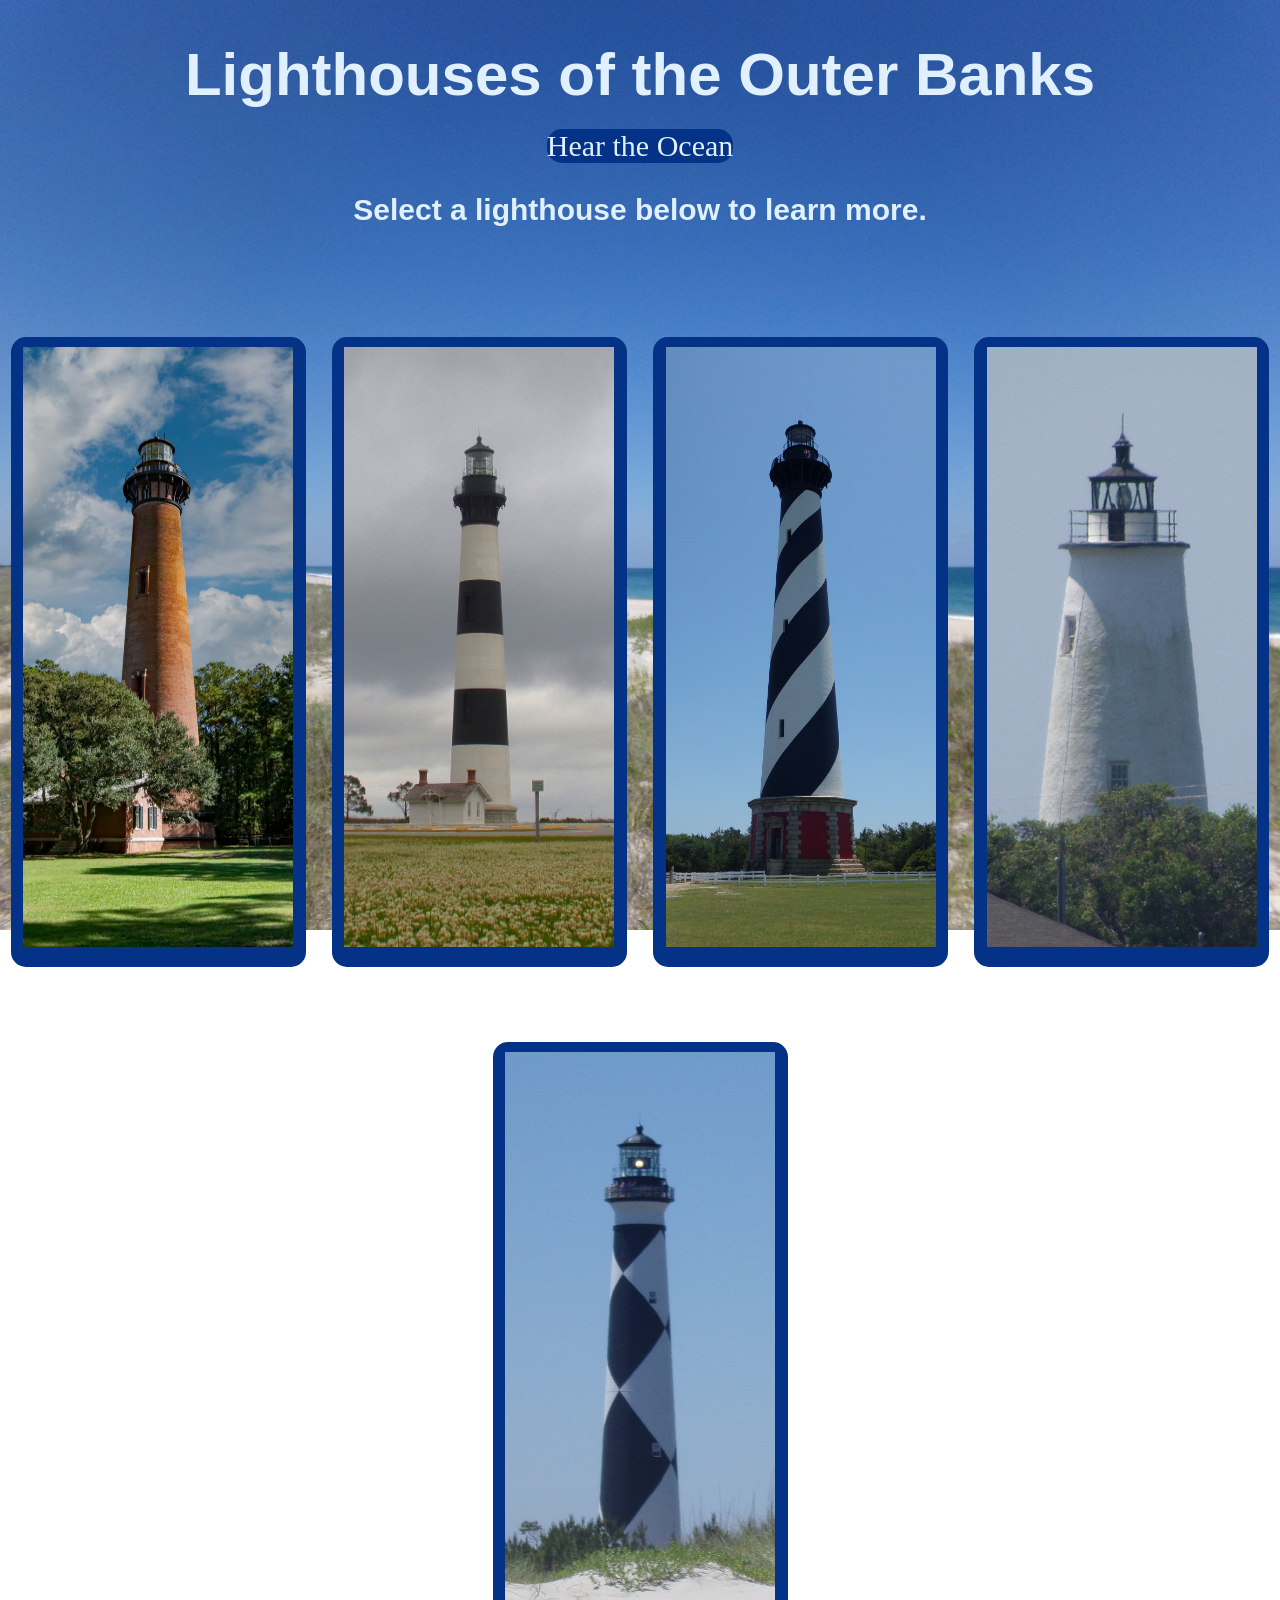
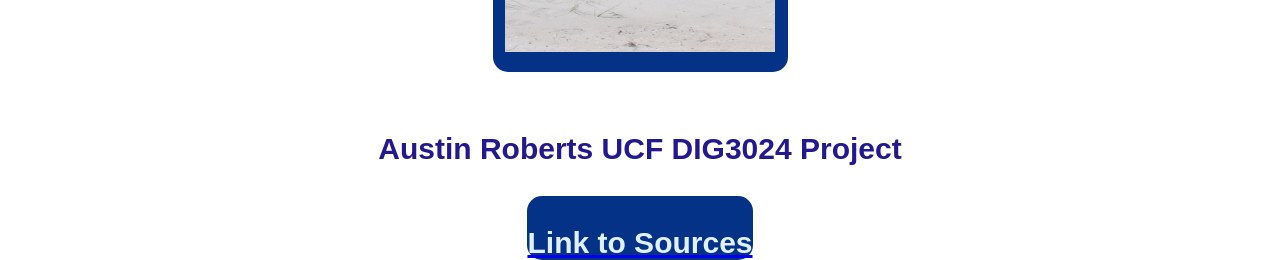
<file: index.html>
<!DOCTYPE html>
<html lang="en">
    <head>
        <meta charset="UTF-8">
        <meta name="viewport" content="width=device-width, initial-scale=1.0">
        <title>Lighthouses of the Outer Banks</title>
        <link rel="stylesheet" href="css/style.css">
    </head>
    <body>
    <style>
            body {
                background: url('images/100_6717.JPG') no-repeat center fixed;
                background-size: cover;
            }
        </style>
        <header>
            <h1>Lighthouses of the Outer Banks</h1>
        </header>
            <button id="play">Hear the Ocean</button>
            <h3>Select a lighthouse below to learn more.</h3>
        
        <section class="flex-container">
       <div class="card">
                <button class="image-btn">
                <a href="currituck.html" class="hover-button-link">    
                <img src="images/Currituck LH NC.JPG" width="270px" height="600px" alt="Currituck Beach" class="button-img">
                <span class="hidden-text">Currituck Beach</span>
                </a>
                </button>
            </div>
        <div class="card">
                <button class="image-btn">
                <a href="bodie.html" class="hover-button-link">    
                <img src="images/100_5562 (1).JPG" width="270px" height="600px" alt="Bodie Island" class="button-img">    
                <span class="hidden-text">Bodie Island</span>
                </a>
                </button>
            </div>
        <div class="card">
                <button class="image-btn">
                <a href="hatteras.html" class="hover-button-link">   
                <img src="images/100_6051-TRIM.JPG" width="270px" height="600px" alt="Cape Hatteras" class="button-img"> 
                <span class="hidden-text">Cape Hatteras</span> 
                </a>  
                </button>
            </div>
        <div class="card">
                <button class="image-btn">
                <a href="ocracoke.html" class="hover-button-link">    
                <img src="images/100_6472-TRIM.JPG" width="270px" height="600px" alt="Ocracoke Island" class="button-img">
                <span class="hidden-text">Ocracoke Island</span>    
                </a>
                </button>    
            </div>
        <div class="card">
                <button class="image-btn">
                <a href="lookout.html" class="hover-button-link">    
                <img src="images/100_6706-TRIM.JPG" width="270px" height="600px" alt="Cape Lookout" class="button-img">
                <span class="hidden-text">Cape Lookout</span>    
                </a>
                </button>    
       </section>
       <h2>Austin Roberts UCF DIG3024 Project</h2>

       <button>
       <a href="https://ucf-my.sharepoint.com/:w:/g/personal/au141968_ucf_edu/IQBbZi3Mi8XATIokcSveK9sMAW3IhDDAkEmlCYhPzUHQN4s?e=lTDc2h"><h3>Link to Sources</h3></a>
       </button>
       <script src="js/script.js" defer></script>
    </body>
    </html>
</file>
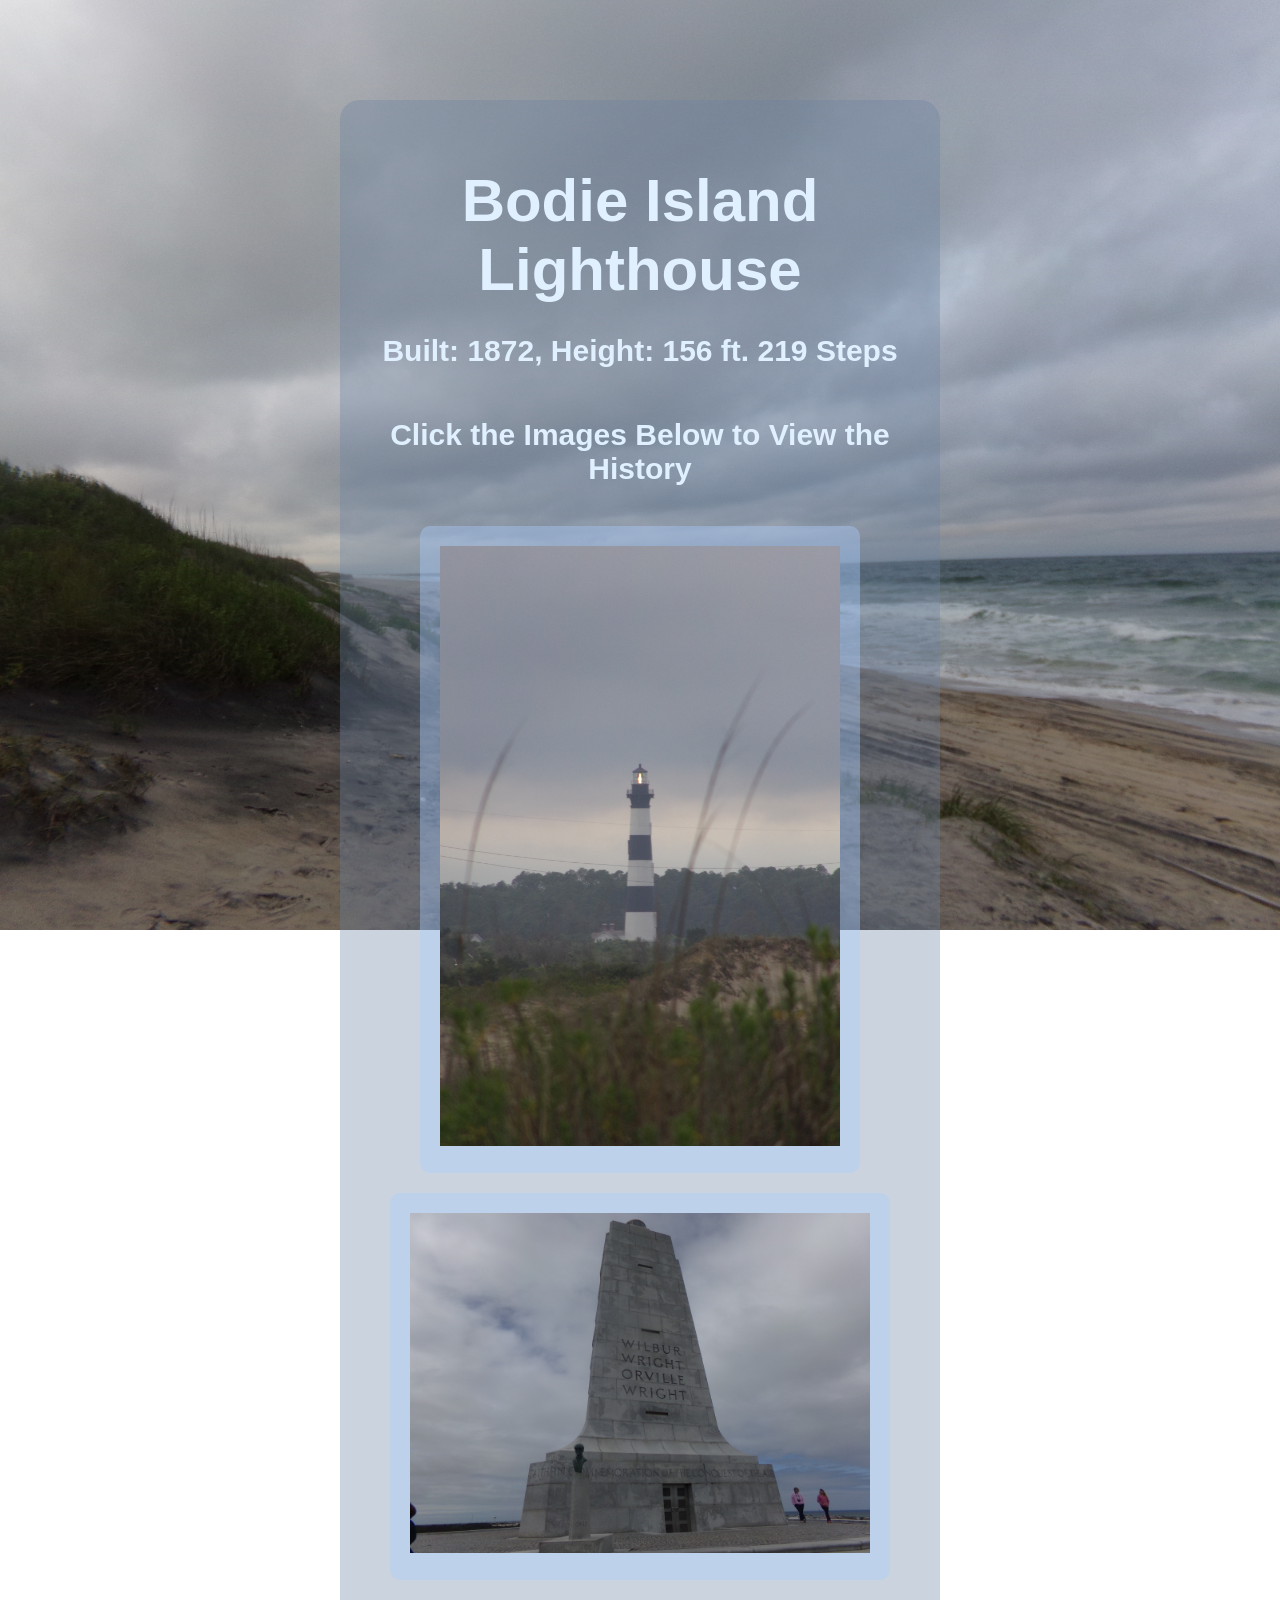
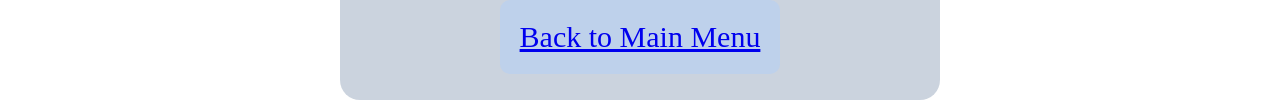
<file: bodie.html>
<!DOCTYPE html>
<html lang="en">
    <head>
        <meta charset="UTF-8">
        <meta name="viewport" content="width=device-width, initial-scale=1.0">
        <title>Lighthouses of the Outer Banks - Bodie Island</title>
        <link rel="stylesheet" href="css/bodie.css">
    </head>
    <body>
        <style>
            body {
                background: url('images/100_5599.JPG') no-repeat center fixed;
                background-size: cover;
            }
        </style>
        <audio id="sound1" src="sound/freesound_community-atlantic-storm-58999.mp3"></audio>
        <audio id="sound2" src="sound/alban_gogh-old-plane-sound-effect-183515.mp3"></audio>
     <section class="container">
        <header>
        <h1>Bodie Island Lighthouse</h1>
        <h2>Built: 1872, Height: 156 ft. 219 Steps</h2>
     </header>
        <h2>Click the Images Below to View the History</h2>
        <button id="bodiePlay" class="imageBtn">
        <img src="images/100_5587.JPG" width="400" height="600">
        </button>
<div class="textPopup modal-overlay">
    <div class="modal-content">
        <span class="closeBtn close-icon">&times;</span>
        <h3>Nags Head</h3>
        <p>Built in 1872, the Bodie Island Lighthouse is operated by the National Park Service. 
            <img src="images/100_5653.JPG" width="500" height="420">
            Interior view looking upward.
            <img src="images/100_5716.JPG" width="500" height="420">
            Panoramic view from the top.  
            This lighthouse was built to help guide ships through a very dangerous passage through the Diamond Shoals which extend out
            into the Atlantic for 15 miles. 650 ships have been lost in the Outer Banks.
            <img src="images/100_5694.JPG" width="500" height="420">
            The lighthouse still has the 1st order Fresnel lens.  The present day Bodie Island lighthouse is the third construction of the lighthouse. 
            The second one was destroyed by the Confederate Army to prevent it from being used by the Union during the Civil War.
        </p>
    </div>
</div>
        <button id="play" class="imageBtn">
        <img src="images/100_5831.JPG" width="460" height="340">
        </button>
<div class="textPopup modal-overlay">
    <div class="modal-content">
        <span class="closeBtn close-icon">&times;</span>
        <h3>Kill Devil Hills</h3>
        <p>The Wright Brothers chose this area to test their aircraft, due to the wind there. 
            <img src="images/100_5783.JPG" width="500" height="420">
            The hangar, where they stored their aircraft.
            <img src="images/100_5791.JPG" width="500" height="420">
            In December of 1903, the Wright Brothers completed a flight in their new motorized aircraft.  
            Because of their dedication and hard work, the age of human flight had launched.
            <img src="images/100_5825.JPG" width="500" height="420">
            This is a shot of the metal rail that Orville and Wilbur used to take off in their glider over 1,000 times.
        </p>
    </div>
</div>
     </div>
     <footer>
        <button>
       <a href="index.html">Back to Main Menu</a>
        </button>
     </footer>
     </section>
     <script src="js/bodie.js" defer></script>
    </body>
</html>
</file>
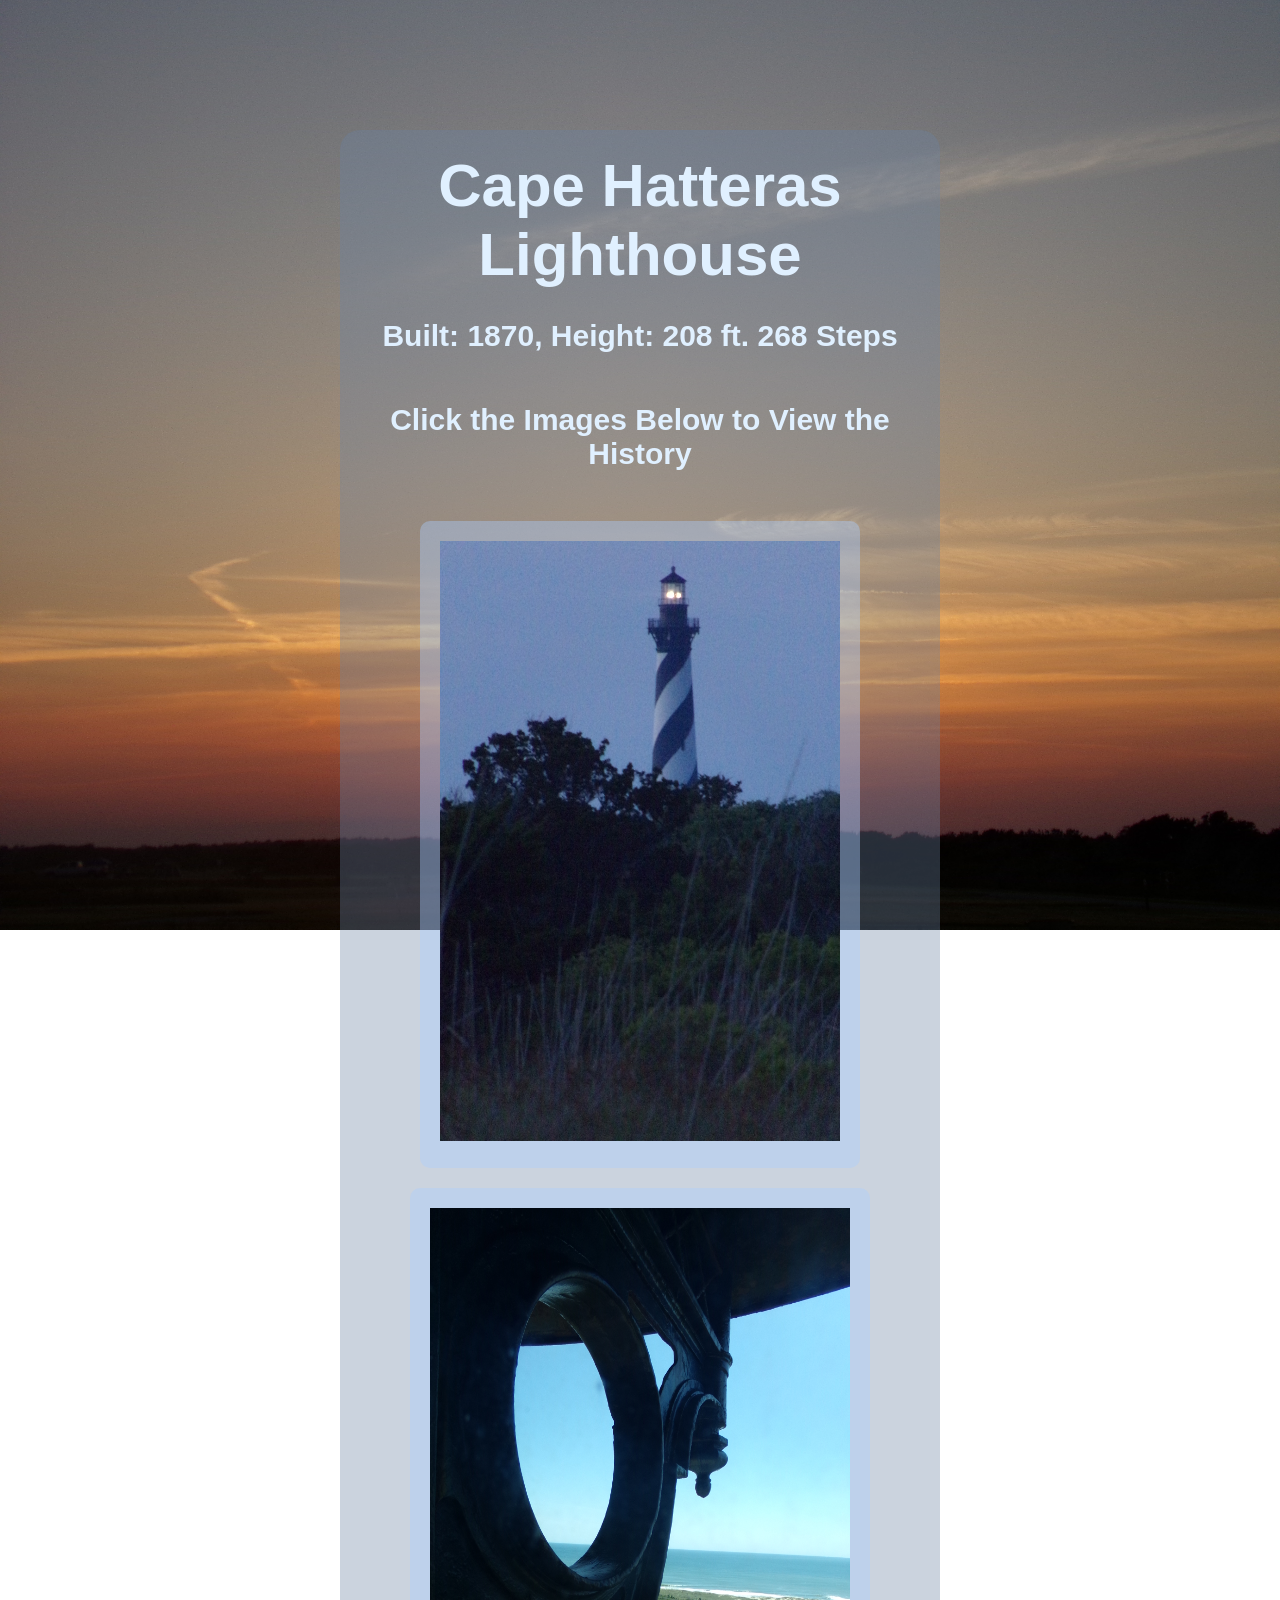
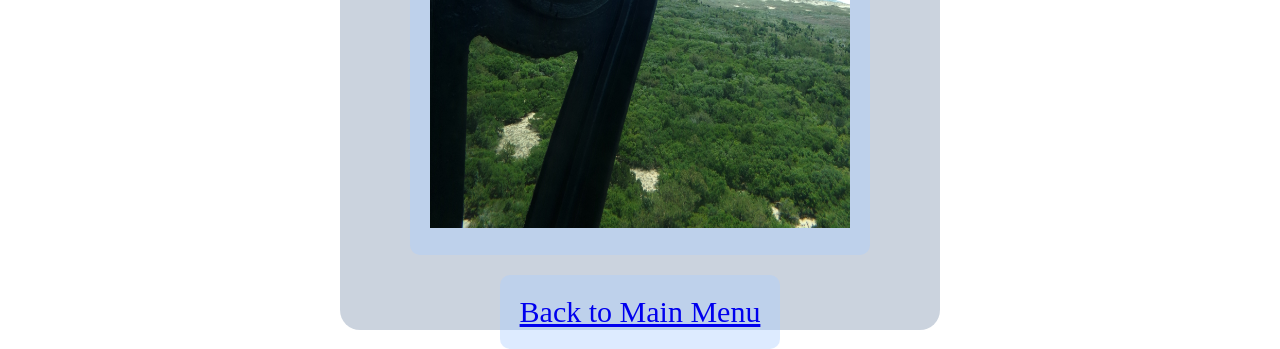
<file: hatteras.html>
<!DOCTYPE html>
<html lang="en">
    <head>
        <meta charset="UTF-8">
        <meta name="viewport" content="width=device-width, initial-scale=1.0">
        <title>Lighthouses of the Outer Banks - Cape Hatteras</title>
        <link rel="stylesheet" href="css/hatteras.css">
    </head>
    <body>
        <style>
            body {
                background: url('images/100_6304.JPG') no-repeat center fixed;
                background-size: cover;
            }
        </style>
     <audio id="sound1" src="sound/gentle-ocean-waves-birdsong-and-gull-7109.mp3"></audio>
     <audio id="sound2" src="sound/freesound_community-civil-war-gun-fire-22914.mp3"></audio>
     <section class="container">
        <header>
        <h1>Cape Hatteras Lighthouse</h1>
        <h2>Built: 1870, Height: 208 ft. 268 Steps</h2>
     </header>
        <h2>Click the Images Below to View the History</h2>
        <button id="hatterasPlay" class="imageBtn">
        <img src="images/100_6335.JPG" width="400" height="600">
        </button>
<div class="textPopup modal-overlay">
    <div class="modal-content">
        <span class="closeBtn close-icon">&times;</span>
        <h3>America's Tallest Lighthouse</h3>
        <p>Built in 1870, the Cape Hatteras Lighthouse is operated by the National Park Service. 
            <img src="images/100_6367.JPG" width="500" height="420">
            The Moon setting behind the grand tower.  
            This lighthouse was a key aid to navigation for ships entering one of the most dangerous sections of the Outer Banks.
            <img src="images/100_6023.JPG" width="500" height="420">
            Inside the tower, there is a total of 268 steps that lead from the base to the lantern room.

            <img src="images/100_6063.JPG" width="500" height="700">
             The original 1st order Fresnel Lens.  This lens enabled the light to have a range of more than 18 miles out to sea.
            <img src="images/100_6356.JPG" width="500" height="420">
             Cape Hatteras shines at twilight.  A silent sentinel to the history it has witnessed, including the Civil War.
        </p>
    </div>
</div>
        <button id="play" class="imageBtn">
        <img src="images/100_5947.JPG" width="420" height="620">
        </button>
<div class="textPopup modal-overlay">
    <div class="modal-content">
        <span class="closeBtn close-icon">&times;</span>
        <h3>The Civil War</h3>
        <p>The Outer Banks was home to many battles in attempts to gain control of the coastline. 
            <img src="images/20260720_004149.JPG" width="500" height="700">
            Union troops controlled the North Carolina coast from 1862-1863.  The Navy patrolled the coastline and the inlets and rivers.
            They set up camps and occupied the Outer Banks until the end of the war.
            <img src="images/101_8768.JPG" width="500" height="420">
            Originally built by the Confederate government, Fort Clark had 7 cannons positioned on the outer walls facing the ocean.
            However, in August 1861, Union troops landed and took the fort that had been abandoned by Confederate troops due to the lack of gunpowder.
            <img src="images/100_6091.JPG" width="500" height="420">
            A marker commemorating the settlement that was formed to house slaves that were attempting to escape their fate.
            As word of this refuge spread, more and more came.  Many would move to Roanoke Island to form a Freedmen's Colony after the end of the war.
        </p>
    </div>
</div>
     </div>
     <footer>
        <button>
       <a href="index.html">Back to Main Menu</a>
        </button>
     </footer>
     <script src="js/hatteras.js" defer></script>
    </body>
</html>
</file>
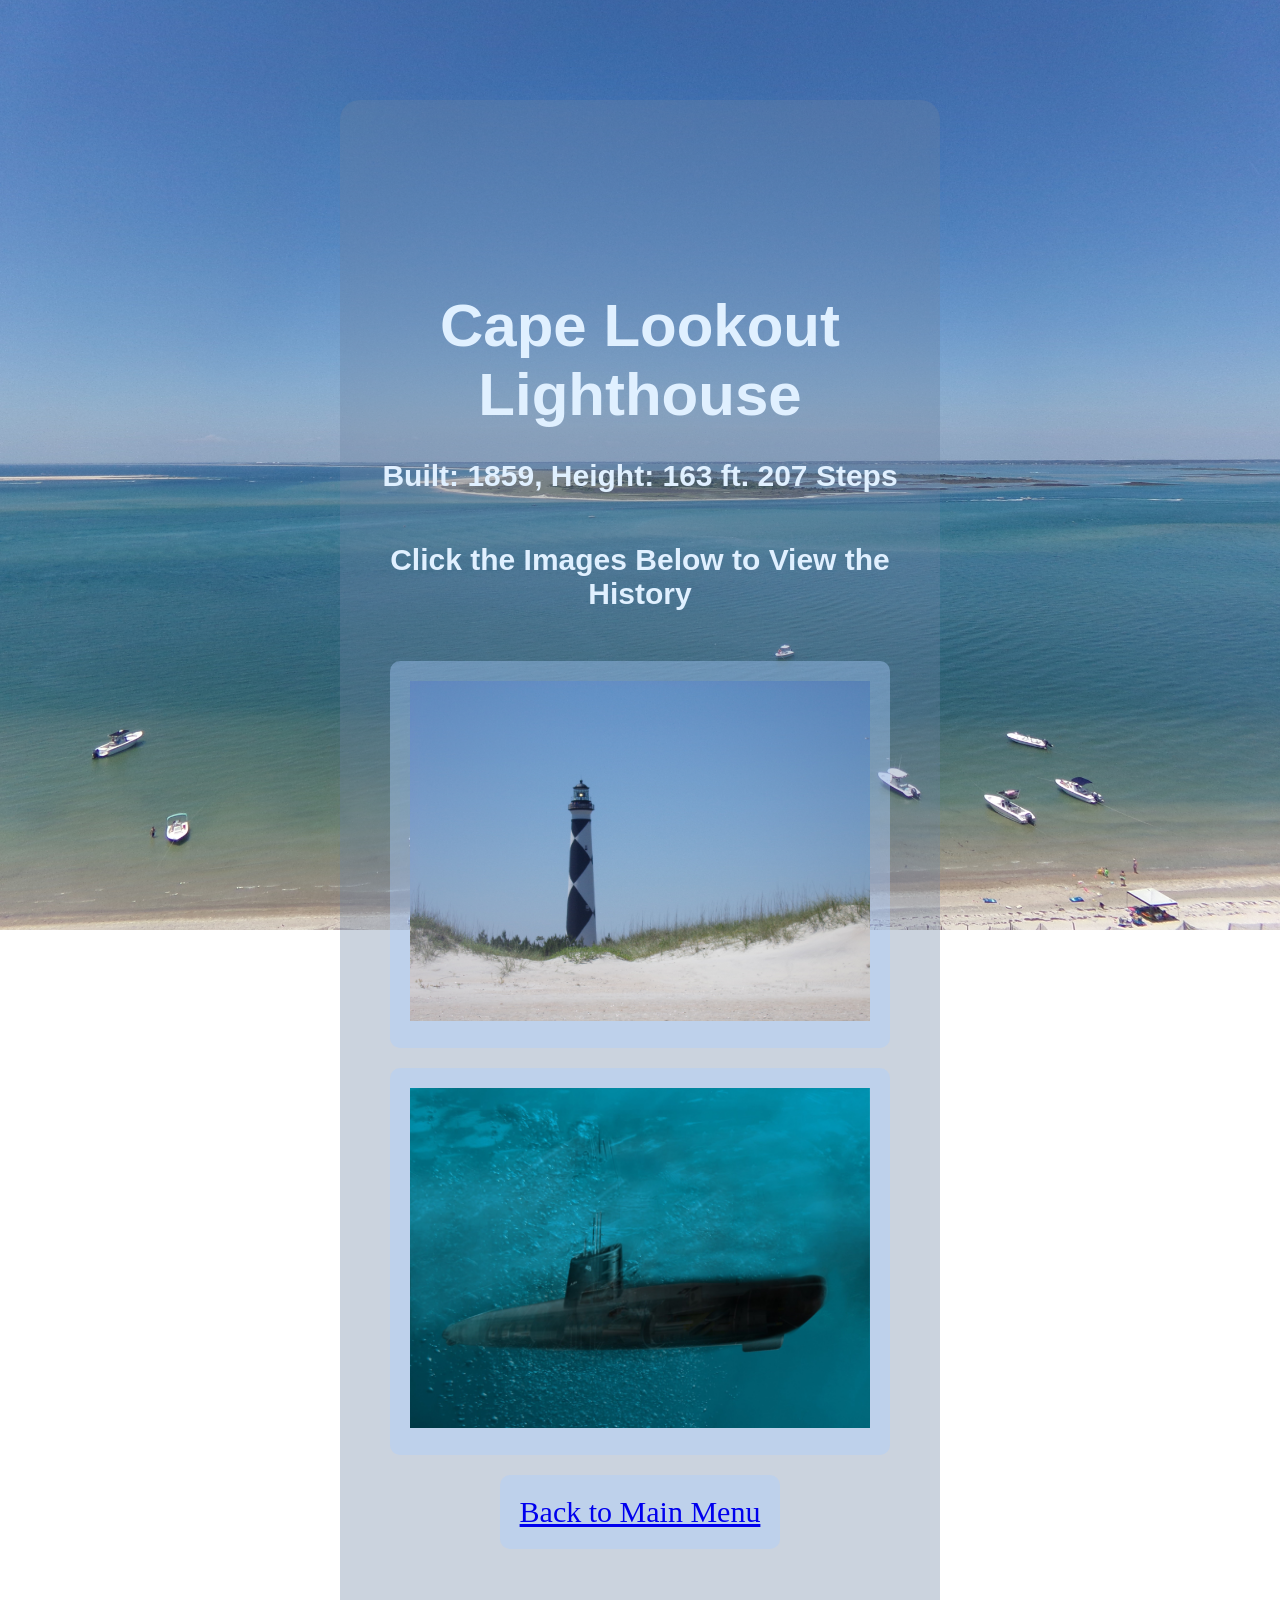
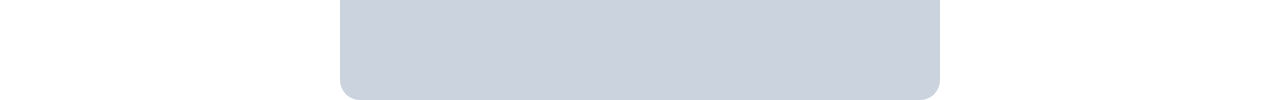
<file: lookout.html>
<!DOCTYPE html>
<html lang="en">
    <head>
        <meta charset="UTF-8">
        <meta name="viewport" content="width=device-width, initial-scale=1.0">
        <title>Lighthouses of the Outer Banks - Cape Lookout</title>
        <link rel="stylesheet" href="css/lookout.css">
    </head>
    <body>
        <style>
            body {
                background: url('images/100_6661.JPG') no-repeat center fixed;
                background-size: cover;
            }
        </style>
     <audio id="sound1" src="sound/gentle-ocean-waves-birdsong-and-gull-7109.mp3"></audio>
     <audio id="sound2" src="sound/freesound_community-submarine-33709.mp3"></audio>
       
     <section class="container">
        <header>
        <h1>Cape Lookout Lighthouse</h1>
        <h2>Built: 1859, Height: 163 ft. 207 Steps</h2>
     </header>
        <h2>Click the Images Below to View the History</h2>
        <button id="lookoutPlay" class="imageBtn">
        <img src="images/100_6706.JPG" width="460" height="340">
        </button>
<div class="textPopup modal-overlay">
    <div class="modal-content">
        <span class="closeBtn close-icon">&times;</span>
        <h3>A Beacon Built In The Wilderness With A Unique Diamond Pattern</h3>
        <p> <img src="images/100_6579.JPG" width="500" height="420">
            The wild horses of Shackleford Banks near Cape Lookout.  It is thought that their ancestors were horses from Spanish shipwrecks.
            <img src="images/100_6657.JPG" width="500" height="420">
            The strategic location of Cape Lookout lighthouse enabled a wide view of the surrounding coastline which was helpful in World War II
            for spotting ships and unfortunately, submarines.
            <img src="images/100_5694.JPG" width="500" height="420">
            Originally, there was a large 1st order Fresnel Lens that sat in the lantern room.  It was removed when the Cape Lookout Lighthouse was automated.  
            This lighthouse can be reached by ferry, and visitors can climb up to the top on certain days.  While looking out over the ocean, one can imagine
            what lurked below the surface several decades ago.
        </p>
    </div>
</div>
        <button id="play" class="imageBtn">
        <img src="images/a0260cd7-6e32-4cf9-aa2e-315b6d8cae5e.JPG" width="460" height="340">
        </button>
<div class="textPopup modal-overlay">
    <div class="modal-content">
        <span class="closeBtn close-icon">&times;</span>
        <h3>Torpedo Junction</h3>
        <p>During World War II, the waters off the Outer Banks were invaded by a deadly new threat, German U-boats. 
            <img src="images/100_6729_EDIT.JPG" width="500" height="420">
            Known as Operation Drumbeat, U-boats sank almost 100 ships.  The East Coast was unprotected and vulnerable to these attacks in 1942.
            <img src="images/20240409_140851.JPG" width="500" height="700">
            Radio equipment, like these, were used in radio rooms to alert U.S. forces when a U-boat was spotted.
            Many civilians patroled the beaches to serve as lookouts as well.  The Civil Air Patrol flew private small planes to hunt for submarines.
            <img src="images/100_6520.JPG" width="500" height="420">
            A cemetary for some of the men from the HMT Bedfordshire.  This British trawler was fitted with guns and loaned to the U.S. to patrol shipping lanes.
            It was torpedoed in May 1942 with the loss of all 37 men.
        </p>
    </div>
</div>
     </div>
     <footer>
        <button>
       <a href="index.html">Back to Main Menu</a>
        </button>
     </footer>
     <script src="js/lookout.js" defer></script>
    </body>
</html>
</file>
<file: css/style.css>
* {
  margin: 0;
  padding: 0;
  box-sizing: border-box;
}

body {
    margin: 0;
    padding: 0;
  font-family: 'Goudy Old Style', system-ui, sans-serif;
  overflow-y: auto;
  min-height: 100%;
}

h1 {
    color: #e0f0ff;
font-family: 'Goudy Old Style', Tahoma, Geneva, Verdana, sans-serif;
text-align: center;
font-size: 60px;
margin-bottom: 20px;
margin-top: 40px;
}

h2 {
    color: #0d0083e7;
font-family: 'Goudy Old Style', Tahoma, Geneva, Verdana, sans-serif;
text-align: center;
font-size: 30px;
margin-bottom: 30px;
}

h3 {
    color: #e0f0ff;
font-family: 'Goudy Old Style', Tahoma, Geneva, Verdana, sans-serif;
text-align: center;
font-size: 30px;
margin-top: 30px;
}

.container {
    text-align: center;
  padding: 40px;
  background-color: rgb(4, 50, 134);
  position: absolute;
  top: 50%;
    left: 50%;
    width: 500px;
    height: 230px;
    transform: translate(-50%, -50%);
    border-radius: 20px;
    flex-wrap: wrap;
    margin-bottom: 80px;
}

.flex-container {
    display: flex;
    justify-content: space-evenly;
    flex-wrap: wrap;
    gap: 5px;
    margin-top: 100px;
}

.card {
    background-color: rgb(4, 50, 134);
    padding: 10px;
    width: 295px;
    height: 630px;
    margin: 10px;
    border-radius: 15px;
    margin-bottom: 60px;
    margin-left: auto;
    margin-right: auto;
    object-fit: cover;
    object-position: center;
    align-self: center;
    flex-wrap: wrap;
}

button {
    display: block;
    margin: 0 auto;
    background-color :rgb(4, 50, 134);
    color: #e0f0ff;
    justify-content: center;
    align-self: center;
    border-radius: 15px;
    border: 0;
    font-size: 30px;
    font-family:'Goudy Old Style';
    gap: 15px;
}

button:hover {
    background-color: #2370ff9c;
    color: #68a9ff73;
    transition: .3s ease all;
    transform: translateY(0%);
}

.image-btn img {
    width: 270px;
    height: 600px
    transition filter 0.3s ease-in-out;
    margin-top: 0px;
}

.img-btn.active img {
    filter: drop-shadow(0 0 15px #68a9ff)
}

.hover-button-link {
    position: relative;
    display: inline-block;
    overflow: hidden;
}

.hidden-text {
    position: absolute;
    top: 5%;
    left: 50%;
    transform: translate(-50%, -50%);
    background-color:rgb(4, 50, 134);
    color:#e0f0ff;
    font-family: "Harrington";
    font-size: 30px;
    padding: 5px 100px;
    border-radius: 10px;
    pointer-events: none;
    opacity: 0;
    visibility: hidden;
    transition: opacity 0.3s ease, visibility 0.3s ease;
}

.hover-button-link:hover .hidden-text {
    opacity: 1;
    visibility: visible;
}
</file>
<file: css/bodie.css>
* {
  margin: 0;
  padding: 0;
  box-sizing: border-box;
}

body {
    margin: 0;
    padding: 0;
  font-family: 'Goudy Old Style', system-ui, sans-serif;
  overflow-y: auto;
  min-height: 100%;
}

h1 {
    color: #e0f0ff;
font-family: 'Goudy Old Style', Tahoma, Geneva, Verdana, sans-serif;
text-align: center;
font-size: 60px;
margin-bottom: 30px;
margin-top: 40px;
}

h2 {
    color: #e0f0ff;
font-family: 'Goudy Old Style', Tahoma, Geneva, Verdana, sans-serif;
text-align: center;
font-size: 30px;
margin-bottom: 20px;
margin-top: 10px;
}

h3 {
    color: #2370ff9c;
font-family: 'Goudy Old Style', Tahoma, Geneva, Verdana, sans-serif;
text-align: center;
font-size: 30px;
margin-top: 20px;
margin-bottom: 40px;
}

.container {
  text-align: center;
  padding: 30px;
  background: rgba(107, 129, 161, 0.349);
  position: absolute;
  top: 100%;
    left: 50%;
    width: 600px;
    height: 1600px;
    transform: translate(-50%, -50%);
    border-radius: 20px;
    margin-bottom: 50px;
    
    display: flex;
  flex-direction: column;
  justify-content: center;  
  align-items: center; 
  gap: 20px;
}

button {
    display: block;
    padding: 20px;
    margin: 0 auto;
    background-color : rgba(170, 204, 255, 0.397);
    color: #e0f0ff;
    justify-content: center;
    align-self: center;
    border-radius: 10px;
    border: 0;
    font-size: 30px;
    font-family:'Goudy Old Style';
    gap: 15px;
}

button:hover {
    background-color: #2370ff9c;
    color: #68a9ff73;
    transition: .3s ease all;
    transform: translateY(0%);
}

.modal-overlay {
    display: none;
    position: fixed;
    top: 0%;
    left: 0%;
    width: 100%;
    height: 100%;
    background-color: rgba(37, 62, 145, 0.459);
    justify-content: center;
    align-items: center;
    z-index: 1000;
}

.modal-overlay.show {
    display: flex;
}

.modal-content {
    background-color: #e0f0ff;
    padding: 40px;
    border-radius: 8px;
    max-width: 700px;
    width: 700%;
    height: 1930px;
    position: relative;
    text-align: center;
    font-size: 25px;
    margin-top: 370px;
}

.close-icon {
    position: absolute;
    bottom: 0px;
    font-size: 50px;
    cursor: pointer;
    margin-top: 45px;
}

.button-img {
    width: 500px;
    height: 250px;
    transition: filter 0.3s ease-in-out;
    margin-top: 5px;
}

.img-btn.active img {
    filter: drop-shadow(0 0 15px #4467ff)
}

.hover-button-link {
    position: relative;
    display: inline-block;
    overflow: hidden;
}

.button-img {
    display: block;
    width: 100%;
    height: auto;
    transition: transform 0.3s ease;
}

.hidden-text {
    position: absolute;
    top: 20%;
    left: 50%;
    transform: translate(-50%, -50%);
    background-color: rgb(0, 5, 71);
    color:#e0f0ff;
    font-family: "Century Gothic";
    padding: 5px 50px;
    border-radius: 20px;
    pointer-events: none;
    opacity: 0;
    visibility: hidden;
    transition: opacity 0.3s ease, visibility 0.3s ease;
}

.hover-button-link:hover .hidden-text {
    opacity: 1;
    visibility: visible;
}
</file>
<file: css/hatteras.css>
* {
  margin: 0;
  padding: 0;
  box-sizing: border-box;
}

body {
    margin: 0;
    padding: 0;
  font-family: 'Goudy Old Style', system-ui, sans-serif;
  overflow-y: auto;
  min-height: 100%;
}

h1 {
    color: #e0f0ff;
font-family: 'Goudy Old Style', Tahoma, Geneva, Verdana, sans-serif;
text-align: center;
font-size: 60px;
margin-bottom: 30px;
margin-top: 40px;
}

h2 {
    color: #e0f0ff;
font-family: 'Goudy Old Style', Tahoma, Geneva, Verdana, sans-serif;
text-align: center;
font-size: 30px;
margin-bottom: 30px;
}

h3 {
    color: #1b00929f;
font-family: 'Goudy Old Style', Tahoma, Geneva, Verdana, sans-serif;
text-align: center;
font-size: 30px;
margin-top: 30px;
margin-bottom: 30px;
}

.container {
  text-align: center;
  padding: 30px;
  background: rgba(107, 129, 161, 0.349);
  position: absolute;
  top: 100%;
    left: 50%;
    width: 600px;
    height: 1800px;
    transform: translate(-50%, -50%);
    border-radius: 20px;
    margin-bottom: 50px;
    margin-top: 130px;
    
    display: flex;
  flex-direction: column;
  justify-content: center;  
  align-items: center; 
  gap: 20px;
}

button {
    display: block;
    padding: 20px;
    margin: 0 auto;
    background-color : rgba(170, 204, 255, 0.397);
    color: #e0f0ff;
    justify-content: center;
    align-self: center;
    border-radius: 10px;
    border: 0;
    font-size: 30px;
    font-family:'Goudy Old Style';
    gap: 15px;
}

button:hover {
    background-color: #2370ff9c;
    color: #68a9ff73;
    transition: .3s ease all;
    transform: translateY(0%);
}

.modal-overlay {
    display: none;
    position: fixed;
    top: 0%;
    left: 0%;
    width: 100%;
    height: 100%;
    background-color: rgba(37, 62, 145, 0.459);
    justify-content: center;
    align-items: center;
    z-index: 1000;
}

.modal-overlay.show {
    display: flex;
}

.modal-content {
    background-color: #e0f0ff;
    padding: 40px;
    border-radius: 8px;
    max-width: 700px;
    width: 700%;
    height: 3100px;
    position: relative;
    text-align: center;
    font-size: 25px;
    margin-top: 1250px;
}

.close-icon {
    position: absolute;
    bottom: 0px;
    font-size: 50px;
    cursor: pointer;
    margin-top: 45px;
}

.button-img {
    width: 500px;
    height: 250px;
    transition: filter 0.3s ease-in-out;
    margin-top: 5px;
}

.img-btn.active img {
    filter: drop-shadow(0 0 15px #4467ff)
}

.hover-button-link {
    position: relative;
    display: inline-block;
    overflow: hidden;
}

.button-img {
    display: block;
    width: 100%;
    height: auto;
    transition: transform 0.3s ease;
}

.hidden-text {
    position: absolute;
    top: 20%;
    left: 50%;
    transform: translate(-50%, -50%);
    background-color: rgb(0, 5, 71);
    color:#e0f0ff;
    font-family: "Century Gothic";
    padding: 5px 50px;
    border-radius: 20px;
    pointer-events: none;
    opacity: 0;
    visibility: hidden;
    transition: opacity 0.3s ease, visibility 0.3s ease;
}

.hover-button-link:hover .hidden-text {
    opacity: 1;
    visibility: visible;
}
</file>
<file: css/lookout.css>
* {
  margin: 0;
  padding: 0;
  box-sizing: border-box;
}

body {
    margin: 0;
    padding: 0;
  font-family: 'Goudy Old Style', system-ui, sans-serif;
  overflow-y: auto;
  min-height: 100%;
}

h1 {
    color: #e0f0ff;
font-family: 'Goudy Old Style', Tahoma, Geneva, Verdana, sans-serif;
text-align: center;
font-size: 60px;
margin-bottom: 30px;
margin-top: 40px;
}

h2 {
    color: #e0f0ff;
font-family: 'Goudy Old Style', Tahoma, Geneva, Verdana, sans-serif;
text-align: center;
font-size: 30px;
margin-bottom: 30px;
}

h3 {
    color: #0035a8a2;
font-family: 'Goudy Old Style', Tahoma, Geneva, Verdana, sans-serif;
text-align: center;
font-size: 30px;
margin-top: 30px;
margin-bottom: 30px;
}

.container {
  text-align: center;
  padding: 30px;
  background: rgba(107, 129, 161, 0.349);
  position: absolute;
  top: 100%;
    left: 50%;
    width: 600px;
    height: 1600px;
    transform: translate(-50%, -50%);
    border-radius: 20px;
    margin-bottom: 50px;
    
    display: flex;
  flex-direction: column;
  justify-content: center;  
  align-items: center; 
  gap: 20px;
}

button {
    display: block;
    padding: 20px;
    margin: 0 auto;
    background-color : rgba(170, 204, 255, 0.397);
    color: #e0f0ff;
    justify-content: center;
    align-self: center;
    border-radius: 10px;
    border: 0;
    font-size: 30px;
    font-family:'Goudy Old Style';
    gap: 15px;
}

button:hover {
    background-color: #2370ff9c;
    color: #68a9ff73;
    transition: .3s ease all;
    transform: translateY(0%);
}

.modal-overlay {
    display: none;
    position: fixed;
    top: 0%;
    left: 0%;
    width: 100%;
    height: 100%;
    background-color: rgba(37, 62, 145, 0.459);
    justify-content: center;
    align-items: center;
    z-index: 1000;
}

.modal-overlay.show {
    display: flex;
}

.modal-content {
    background-color: #e0f0ff;
    padding: 40px;
    border-radius: 8px;
    max-width: 700px;
    width: 700%;
    height: 2330px;
    position: relative;
    text-align: center;
    font-size: 25px;
    margin-top: 700px;
}

.close-icon {
    position: absolute;
    bottom: 0px;
    font-size: 50px;
    cursor: pointer;
    margin-top: 45px;
}

.button-img {
    width: 500px;
    height: 250px;
    transition: filter 0.3s ease-in-out;
    margin-top: 5px;
}

.img-btn.active img {
    filter: drop-shadow(0 0 15px #4467ff)
}

.hover-button-link {
    position: relative;
    display: inline-block;
    overflow: hidden;
}

.button-img {
    display: block;
    width: 100%;
    height: auto;
    transition: transform 0.3s ease;
}

.hidden-text {
    position: absolute;
    top: 20%;
    left: 50%;
    transform: translate(-50%, -50%);
    background-color: rgb(0, 5, 71);
    color:#e0f0ff;
    font-family: "Century Gothic";
    padding: 5px 50px;
    border-radius: 20px;
    pointer-events: none;
    opacity: 0;
    visibility: hidden;
    transition: opacity 0.3s ease, visibility 0.3s ease;
}

.hover-button-link:hover .hidden-text {
    opacity: 1;
    visibility: visible;
}
</file>
